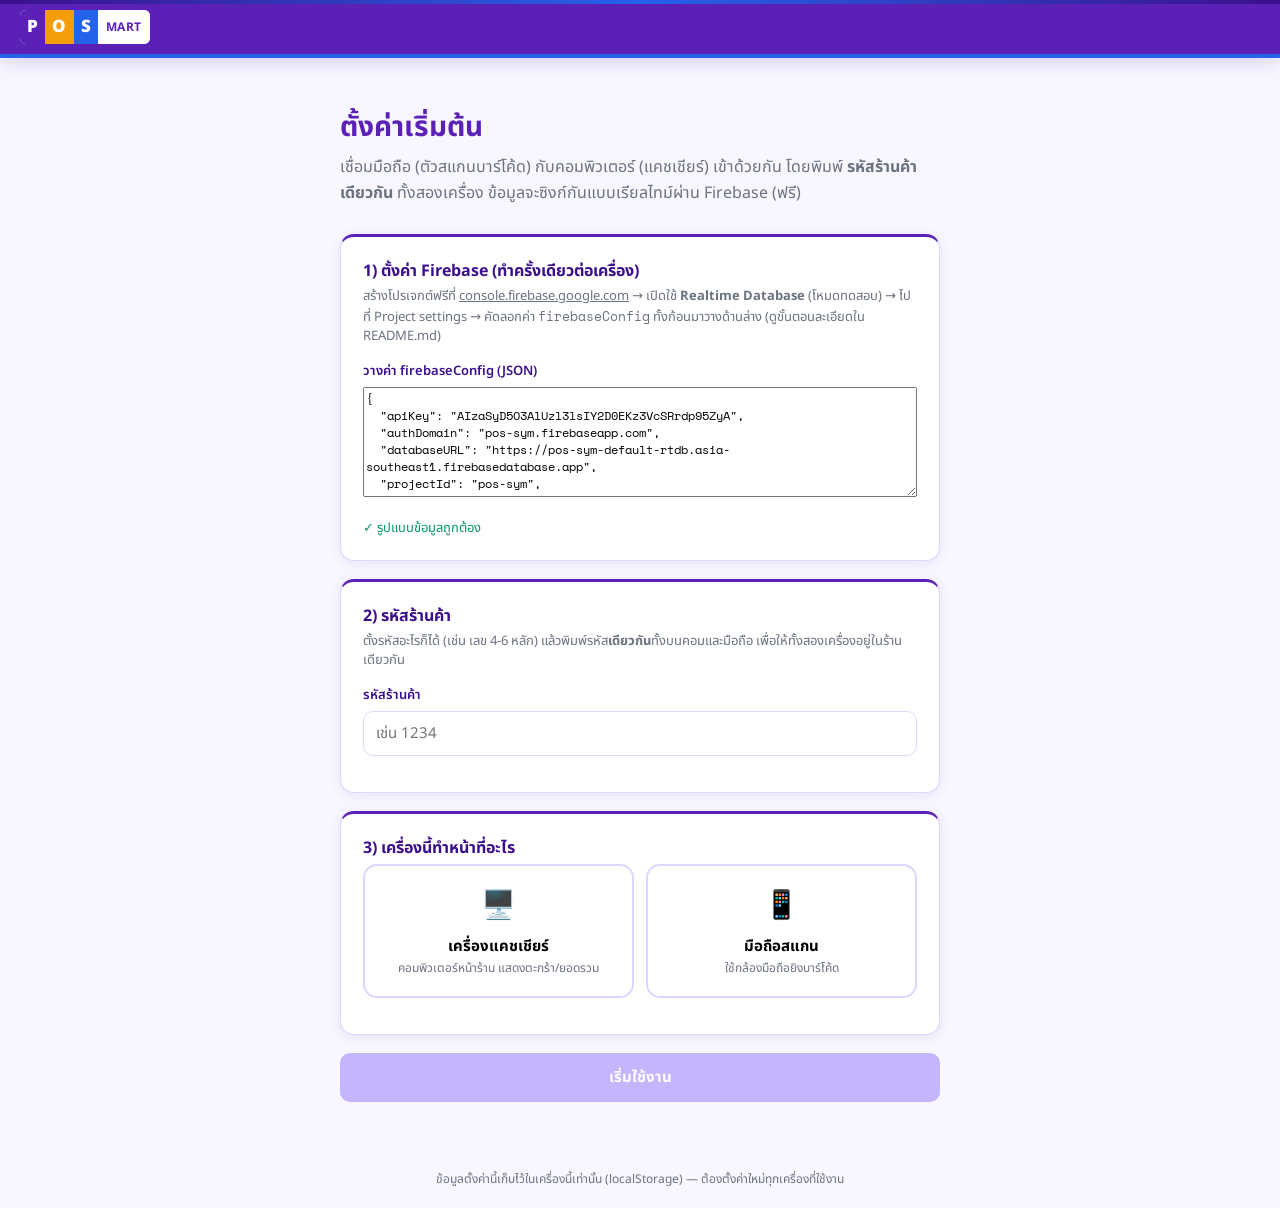
<file: index.html>
<!DOCTYPE html>
<html lang="th">
<head>
<meta charset="UTF-8">
<meta name="viewport" content="width=device-width, initial-scale=1.0">
<title>ตั้งค่าระบบแคชเชียร์</title>
<link rel="stylesheet" href="style.css">
</head>
<body>
<div class="screen">
  <div class="topbar">
    <div class="brand">
      <div class="brand-logo">
        <div class="seg seg-p">P</div>
        <div class="seg seg-o">O</div>
        <div class="seg seg-s">S</div>
        <div class="seg seg-name">MART</div>
      </div>
    </div>
  </div>

  <div class="hero">
    <h1>ตั้งค่าเริ่มต้น</h1>
    <p class="sub">เชื่อมมือถือ (ตัวสแกนบาร์โค้ด) กับคอมพิวเตอร์ (แคชเชียร์) เข้าด้วยกัน โดยพิมพ์
      <b>รหัสร้านค้าเดียวกัน</b> ทั้งสองเครื่อง ข้อมูลจะซิงก์กันแบบเรียลไทม์ผ่าน Firebase (ฟรี)</p>

    <div class="card">
      <h2>1) ตั้งค่า Firebase (ทำครั้งเดียวต่อเครื่อง)</h2>
      <p class="hint">
        สร้างโปรเจกต์ฟรีที่ <a href="https://console.firebase.google.com" target="_blank" rel="noopener">console.firebase.google.com</a>
        → เปิดใช้ <b>Realtime Database</b> (โหมดทดสอบ) → ไปที่ Project settings → คัดลอกค่า
        <span class="num">firebaseConfig</span> ทั้งก้อนมาวางด้านล่าง (ดูขั้นตอนละเอียดใน README.md)
      </p>
      <div class="field">
        <label for="fbConfig">วางค่า firebaseConfig (JSON)</label>
        <textarea id="fbConfig" placeholder='{ "apiKey": "...", "authDomain": "...", "databaseURL": "https://xxx.firebaseio.com", "projectId": "...", ... }'>{
  "apiKey": "AIzaSyD5O3AlUzl3lsIY2D0EKz3VcSRrdp95ZyA",
  "authDomain": "pos-sym.firebaseapp.com",
  "databaseURL": "https://pos-sym-default-rtdb.asia-southeast1.firebasedatabase.app",
  "projectId": "pos-sym",
  "storageBucket": "pos-sym.firebasestorage.app",
  "messagingSenderId": "713361882605",
  "appId": "1:713361882605:web:24bf2f306c1fb013dc3be4"
}</textarea>
      </div>
      <div id="fbErr" class="error-msg" style="display:none;"></div>
      <div id="fbOk" class="success-msg" style="display:none;">✓ รูปแบบข้อมูลถูกต้อง</div>
    </div>

    <div class="card">
      <h2>2) รหัสร้านค้า</h2>
      <p class="hint">ตั้งรหัสอะไรก็ได้ (เช่น เลข 4-6 หลัก) แล้วพิมพ์รหัส<b>เดียวกัน</b>ทั้งบนคอมและมือถือ เพื่อให้ทั้งสองเครื่องอยู่ในร้านเดียวกัน</p>
      <div class="field">
        <label for="storeCode">รหัสร้านค้า</label>
        <input id="storeCode" type="text" placeholder="เช่น 1234" maxlength="20">
      </div>
    </div>

    <div class="card">
      <h2>3) เครื่องนี้ทำหน้าที่อะไร</h2>
      <div class="role-picker">
        <button class="role-btn" data-role="cashier" type="button">
          <span class="emoji">🖥️</span>
          <strong>เครื่องแคชเชียร์</strong>
          <span class="desc">คอมพิวเตอร์หน้าร้าน แสดงตะกร้า/ยอดรวม</span>
        </button>
        <button class="role-btn" data-role="scanner" type="button">
          <span class="emoji">📱</span>
          <strong>มือถือสแกน</strong>
          <span class="desc">ใช้กล้องมือถือยิงบาร์โค้ด</span>
        </button>
      </div>
    </div>

    <button id="startBtn" class="btn-primary" disabled>เริ่มใช้งาน</button>
    <div id="startErr" class="error-msg" style="display:none;"></div>
  </div>

  <div class="footer-note">ข้อมูลตั้งค่านี้เก็บไว้ในเครื่องนี้เท่านั้น (localStorage) — ต้องตั้งค่าใหม่ทุกเครื่องที่ใช้งาน</div>
</div>

<script src="app.js"></script>
<script>
  let selectedRole = getRole() || null;

  // prefill if returning
  const existingCfg = getFirebaseConfig();
  if(existingCfg) document.getElementById('fbConfig').value = JSON.stringify(existingCfg, null, 2);
  const existingCode = getStoreCode();
  if(existingCode) document.getElementById('storeCode').value = existingCode;
  if(selectedRole){
    document.querySelectorAll('.role-btn').forEach(b=>{
      if(b.dataset.role === selectedRole) b.classList.add('selected');
    });
  }

  document.querySelectorAll('.role-btn').forEach(btn=>{
    btn.addEventListener('click', ()=>{
      document.querySelectorAll('.role-btn').forEach(b=>b.classList.remove('selected'));
      btn.classList.add('selected');
      selectedRole = btn.dataset.role;
      validate();
    });
  });

  const fbConfigEl = document.getElementById('fbConfig');
  const storeCodeEl = document.getElementById('storeCode');
  const fbErr = document.getElementById('fbErr');
  const fbOk = document.getElementById('fbOk');
  const startBtn = document.getElementById('startBtn');
  const startErr = document.getElementById('startErr');

  function parseConfig(){
    const raw = fbConfigEl.value.trim();
    if(!raw) return null;
    try{
      const obj = JSON.parse(raw);
      if(obj.apiKey && obj.databaseURL){ return obj; }
      return null;
    }catch(e){ return null; }
  }

  function validate(){
    const cfg = parseConfig();
    const codeOk = storeCodeEl.value.trim().length > 0;
    if(fbConfigEl.value.trim().length === 0){
      fbErr.style.display='none'; fbOk.style.display='none';
    } else if(!cfg){
      fbErr.textContent = 'รูปแบบ JSON ไม่ถูกต้อง หรือขาด apiKey / databaseURL';
      fbErr.style.display='block'; fbOk.style.display='none';
    } else {
      fbErr.style.display='none'; fbOk.style.display='block';
    }
    startBtn.disabled = !(cfg && codeOk && selectedRole);
  }

  fbConfigEl.addEventListener('input', validate);
  storeCodeEl.addEventListener('input', validate);
  validate();

  startBtn.addEventListener('click', ()=>{
    const cfg = parseConfig();
    const code = storeCodeEl.value.trim();
    if(!cfg || !code || !selectedRole) return;
    localStorage.setItem(LS_KEYS.FIREBASE_CONFIG, JSON.stringify(cfg));
    localStorage.setItem(LS_KEYS.STORE_CODE, code);
    localStorage.setItem(LS_KEYS.ROLE, selectedRole);
    goTo(selectedRole === 'cashier' ? 'cashier.html' : 'scanner.html');
  });
</script>
</body>
</html>
</file>
<file: style.css>
/* =========================================================
   POS Mart — 7-Eleven inspired: Purple · White · Blue
   ========================================================= */

@import url('https://fonts.googleapis.com/css2?family=Noto+Sans+Thai:wght@400;500;600;700;800&family=Space+Mono:wght@400;700&display=swap');

:root{
  /* Core palette — 7-Eleven inspired */
  --purple:#5B21B6;
  --purple-dark:#3B0F8C;
  --purple-mid:#7C3AED;
  --purple-light:#EDE9FE;
  --blue:#1D4ED8;
  --blue-mid:#2563EB;
  --blue-light:#DBEAFE;
  --white:#FFFFFF;

  /* Functional */
  --paper:#F8F7FF;
  --ink:#1E1B4B;
  --ink-soft:#6B7280;
  --line:#DDD6FE;
  --card:#FFFFFF;
  --red:#DC2626;
  --orange:#F59E0B;
  --green:#059669;

  /* LED display */
  --led-bg:#0D0B2A;
  --led-text:#A78BFA;

  --radius:14px;
  --shadow: 0 2px 12px rgba(91,33,182,0.10);
  --shadow-strong: 0 4px 20px rgba(91,33,182,0.18);
}

*{ box-sizing:border-box; }

html,body{
  margin:0; padding:0;
  background:var(--paper);
  color:var(--ink);
  font-family:'Noto Sans Thai', system-ui, sans-serif;
  -webkit-font-smoothing:antialiased;
}

.num{ font-family:'Space Mono', monospace; font-variant-numeric: tabular-nums; }
a{ color:inherit; }

button{
  font-family:inherit;
  cursor:pointer;
  border:none;
  border-radius:10px;
}
button:focus-visible, input:focus-visible, select:focus-visible, [tabindex]:focus-visible{
  outline:3px solid var(--blue-mid);
  outline-offset:2px;
}

input, select{
  font-family:inherit;
  border:1.5px solid var(--line);
  border-radius:10px;
  padding:10px 12px;
  font-size:15px;
  background:var(--card);
  color:var(--ink);
}

/* ---------- layout shells ---------- */
.screen{
  min-height:100vh;
  display:flex;
  flex-direction:column;
}

/* ---------- TOPBAR — 7-Eleven stripe style ---------- */
.topbar{
  display:flex;
  align-items:center;
  justify-content:space-between;
  gap:12px;
  padding:0 20px;
  background:var(--purple);
  color:#fff;
  box-shadow:var(--shadow-strong);
  position:sticky; top:0; z-index:20;
  min-height:58px;
  border-bottom:4px solid var(--blue-mid);
}
/* Seven-style accent stripe at top */
.topbar::before{
  content:'';
  position:absolute;
  top:0; left:0; right:0;
  height:4px;
  background: linear-gradient(90deg, var(--purple-dark) 0%, var(--blue-mid) 50%, var(--purple-dark) 100%);
}

.topbar .brand{
  display:flex; align-items:center; gap:10px;
  font-weight:800; letter-spacing:.3px; font-size:18px;
}
/* 7-Eleven style logo block */
.brand-logo{
  display:flex; align-items:center; gap:0;
  background:#fff;
  border-radius:6px;
  overflow:hidden;
  height:34px;
}
.brand-logo .seg{
  display:flex; align-items:center; justify-content:center;
  font-weight:900; font-size:17px; line-height:1;
  padding:0 7px; height:100%;
}
.brand-logo .seg-p{ background:var(--purple); color:#fff; }
.brand-logo .seg-o{ background:var(--orange); color:#fff; }
.brand-logo .seg-s{ background:var(--blue-mid); color:#fff; }
.brand-logo .seg-name{ background:#fff; color:var(--purple); font-size:12px; font-weight:700; padding:0 8px; letter-spacing:.5px; }

.brand .dot{ width:10px; height:10px; border-radius:50%; background:var(--orange); }
.topbar .store-code{
  font-family:'Space Mono', monospace;
  background:rgba(255,255,255,.14);
  padding:4px 10px;
  border-radius:8px;
  font-size:13px;
  letter-spacing:1px;
}
.topbar .tabs{ display:flex; gap:4px; }
.topbar .tabs button{
  background:transparent; color:#fff; opacity:.72;
  padding:8px 14px; font-size:14px; font-weight:600; border-radius:8px;
  transition:.15s;
}
.topbar .tabs button.active{
  opacity:1;
  background:var(--blue-mid);
  box-shadow: 0 2px 8px rgba(37,99,235,.4);
}
.topbar .reset-link{ font-size:12px; color:#fff; opacity:.7; text-decoration:underline; background:none; padding:4px; }

.container{
  flex:1;
  width:100%;
  max-width:1160px;
  margin:0 auto;
  padding:20px;
}

/* ---------- setup / index page ---------- */
.hero{
  max-width:640px; margin:0 auto; padding:48px 20px;
}
.hero h1{ font-size:28px; margin:0 0 6px; color:var(--purple); }
.hero .sub{ color:var(--ink-soft); margin:0 0 28px; line-height:1.6; }

.card{
  background:var(--card);
  border:1px solid var(--line);
  border-radius:var(--radius);
  box-shadow:var(--shadow);
  padding:22px;
  margin-bottom:18px;
  border-top:3px solid var(--purple);
}
.card h2{ font-size:16px; margin:0 0 4px; color:var(--purple-dark); }
.card .hint{ font-size:13px; color:var(--ink-soft); margin:0 0 14px; line-height:1.5; }
.field{ margin-bottom:14px; }
.field label{ display:block; font-size:13px; font-weight:600; margin-bottom:6px; color:var(--purple-dark); }
.field input, .field select, .field textarea{ width:100%; }
.field textarea{ font-family:'Space Mono',monospace; font-size:12px; min-height:110px; resize:vertical; }

.role-picker{ display:grid; grid-template-columns:1fr 1fr; gap:12px; margin-bottom:14px; }
.role-btn{
  background:var(--card); border:2px solid var(--line); border-radius:var(--radius);
  padding:18px 14px; text-align:center; transition:.15s;
}
.role-btn .emoji{ font-size:28px; display:block; margin-bottom:8px; }
.role-btn strong{ display:block; font-size:15px; }
.role-btn span.desc{ font-size:12px; color:var(--ink-soft); }
.role-btn.selected{
  border-color:var(--purple);
  background:var(--purple-light);
  box-shadow: 0 0 0 2px rgba(91,33,182,.2);
}

.btn-primary{
  background: linear-gradient(135deg, var(--purple) 0%, var(--blue-mid) 100%);
  color:#fff; font-weight:700; font-size:15px;
  padding:13px 20px; width:100%;
  box-shadow: 0 3px 10px rgba(91,33,182,.3);
  transition:.15s;
}
.btn-primary:hover:not(:disabled){
  background: linear-gradient(135deg, var(--purple-dark) 0%, var(--blue) 100%);
  box-shadow: 0 4px 14px rgba(91,33,182,.4);
}
.btn-primary:disabled{ background:#C4B5FD; cursor:not-allowed; box-shadow:none; }
.btn-secondary{
  background:#fff; color:var(--purple); border:1.5px solid var(--purple);
  font-weight:600; padding:11px 18px; transition:.15s;
}
.btn-secondary:hover{ background:var(--purple-light); }
.btn-danger{ background:var(--red); color:#fff; font-weight:700; }
.btn-ghost{ background:transparent; color:var(--ink-soft); font-weight:600; text-decoration:underline; }

.error-msg{ color:var(--red); font-size:13px; margin-top:8px; }
.success-msg{ color:var(--green); font-size:13px; margin-top:8px; }

/* ---------- cashier screen ---------- */
.pos-grid{
  display:grid;
  grid-template-columns: 1.5fr 1fr;
  gap:18px;
  align-items:start;
}
@media (max-width: 860px){ .pos-grid{ grid-template-columns:1fr; } }

.cart-card{
  background:var(--card); border:1px solid var(--line); border-radius:var(--radius);
  box-shadow:var(--shadow); overflow:hidden;
}
.cart-head{
  display:grid; grid-template-columns: 1fr 90px 120px 90px 36px;
  padding:12px 16px; font-size:12px; font-weight:700; color:#fff;
  border-bottom:1px solid var(--line);
  background: linear-gradient(90deg, var(--purple) 0%, var(--blue-mid) 100%);
}
.cart-row{
  display:grid; grid-template-columns: 1fr 90px 120px 90px 36px;
  padding:12px 16px; align-items:center; border-bottom:1px solid var(--line);
  font-size:14px; transition: background .15s;
}
.cart-row:hover{ background:#F5F3FF; }
.cart-row:last-child{ border-bottom:none; }
.cart-row .name{ font-weight:600; }
.cart-row .barcode{ font-size:11px; color:var(--ink-soft); font-family:'Space Mono',monospace; }
.qty-ctrl{ display:flex; align-items:center; gap:6px; }
.qty-ctrl button{ width:26px; height:26px; background:var(--purple-light); color:var(--purple); font-weight:700; border:1px solid var(--line); }
.qty-ctrl span{ min-width:20px; text-align:center; font-family:'Space Mono',monospace; }
.row-total{ font-weight:700; font-family:'Space Mono',monospace; color:var(--blue-mid); }
.del-btn{ background:transparent; color:var(--red); font-size:18px; }

.empty-cart{ padding:60px 20px; text-align:center; color:var(--ink-soft); }
.empty-cart .big{ font-size:38px; margin-bottom:10px; }

.checkout-card{
  background:var(--card); border:1px solid var(--line); border-radius:var(--radius);
  box-shadow:var(--shadow); padding:20px; position:sticky; top:72px;
}

/* LED display — purple glow */
.led-display{
  background:var(--led-bg); border-radius:10px; padding:18px 16px; margin-bottom:16px;
  border:1px solid rgba(167,139,250,.2);
  box-shadow: inset 0 0 20px rgba(91,33,182,.15);
}
.led-display .label{ color:#A78BFA; font-size:11px; letter-spacing:2px; margin-bottom:4px; text-transform:uppercase; }
.led-display .amount{
  color:var(--led-text); font-family:'Space Mono',monospace; font-size:36px; font-weight:700;
  text-shadow:0 0 16px rgba(167,139,250,.7), 0 0 4px rgba(167,139,250,.5);
  text-align:right;
}
.led-display .amount small{ font-size:16px; }
.summary-line{ display:flex; justify-content:space-between; font-size:13px; color:var(--ink-soft); margin-bottom:6px; }
.summary-line b{ color:var(--ink); font-family:'Space Mono',monospace; }

.scan-code-box{
  display:flex; align-items:center; justify-content:space-between; gap:10px;
  background:var(--blue-light); border:1.5px dashed var(--blue-mid); border-radius:10px;
  padding:12px 14px; margin-bottom:16px;
}
.scan-code-box .code{ font-family:'Space Mono',monospace; font-size:20px; font-weight:700; letter-spacing:3px; color:var(--blue-mid); }
.scan-code-box .lbl{ font-size:11px; color:var(--ink-soft); }

.quick-add{ display:flex; gap:8px; margin-bottom:16px; }
.quick-add input{ flex:1; }

/* ---------- products tab ---------- */
.table-wrap{ background:var(--card); border:1px solid var(--line); border-radius:var(--radius); box-shadow:var(--shadow); overflow:hidden; }
table{ width:100%; border-collapse:collapse; font-size:14px; }
th, td{ text-align:left; padding:10px 14px; border-bottom:1px solid var(--line); }
th{ font-size:12px; color:#fff; background:linear-gradient(90deg, var(--purple) 0%, var(--blue-mid) 100%); }
tr:last-child td{ border-bottom:none; }
tr:hover td{ background:#F5F3FF; }
.price-tag{ font-family:'Space Mono',monospace; font-weight:700; color:var(--purple); }
.icon-btn{ background:transparent; padding:6px; font-size:15px; }
.icon-btn.edit{ color:var(--blue-mid); }
.icon-btn.del{ color:var(--red); }

.toolbar{ display:flex; justify-content:space-between; align-items:center; margin-bottom:14px; gap:10px; flex-wrap:wrap; }
.toolbar input[type=search]{ min-width:220px; }

/* ---------- sales tab ---------- */
.sale-item{ display:flex; justify-content:space-between; align-items:center; padding:14px 16px; border-bottom:1px solid var(--line); }
.sale-item:last-child{ border-bottom:none; }
.sale-item .meta{ font-size:12px; color:var(--ink-soft); }
.sale-item .amt{ font-family:'Space Mono',monospace; font-weight:700; font-size:16px; color:var(--purple); }

/* ---------- scanner (mobile) ---------- */
.scanner-wrap{ max-width:480px; margin:0 auto; padding:16px; }
#reader{
  border-radius:var(--radius); overflow:hidden; box-shadow:var(--shadow-strong);
  border:2px solid var(--purple);
  width:100% !important;
  min-height:320px;
}
/* Force the inner video/canvas to fill full width */
#reader video,
#reader canvas {
  width:100% !important;
  max-width:100% !important;
  border-radius:var(--radius);
}
/* Enlarge the QR scan region */
#reader > div { width:100% !important; }

/* Scanner viewfinder overlay */
.scanner-viewfinder{
  position:relative;
}
.scanner-viewfinder::after{
  content:'';
  position:absolute; inset:0;
  border-radius:var(--radius);
  border: 3px solid var(--purple-mid);
  pointer-events:none;
  z-index:5;
  box-shadow: inset 0 0 0 2px rgba(167,139,250,.3);
}

/* ---------- SCAN TOAST — big & bold for mobile ---------- */
.scan-toast{
  position:fixed; left:50%; bottom:24px; transform:translateX(-50%) translateY(10px);
  background:var(--ink); color:#fff; padding:16px 24px; border-radius:14px;
  font-size:15px; font-weight:600;
  box-shadow:0 8px 24px rgba(0,0,0,.3); max-width:92vw; text-align:center;
  z-index:50; opacity:0; transition:opacity .2s, transform .2s;
  border-left:4px solid var(--purple-mid);
}
.scan-toast.show{ opacity:1; transform:translateX(-50%) translateY(0); }
.scan-toast.ok{
  background:linear-gradient(135deg, var(--purple-dark) 0%, var(--blue) 100%);
  border-left-color:var(--orange);
}
.scan-toast.warn{ background:var(--orange); border-left-color:#fff; }
.scan-toast.err{ background:var(--red); border-left-color:#fff; }

/* recent log — hidden on mobile */
.recent-log{ margin-top:16px; }
.recent-log .item{
  display:flex; justify-content:space-between; padding:9px 4px;
  border-bottom:1px solid var(--line); font-size:13px;
}
@media (max-width: 600px){
  .recent-log{ display:none !important; }
  .scanner-wrap .card{ display:none !important; }
}

/* ---------- modal ---------- */
.modal-overlay{
  position:fixed; inset:0; background:rgba(14,10,40,.6); display:flex; align-items:flex-end;
  justify-content:center; z-index:60;
  backdrop-filter: blur(3px);
}
.modal-sheet{
  background:#fff; width:100%; max-width:480px; border-radius:20px 20px 0 0; padding:24px;
  box-shadow:0 -8px 40px rgba(91,33,182,.25);
  border-top:4px solid var(--purple);
}
.modal-sheet h3{ margin:0 0 4px; color:var(--purple-dark); }
.modal-sheet .hint{ font-size:13px; color:var(--ink-soft); margin:0 0 16px; line-height:1.5; }
.modal-actions{ display:flex; gap:10px; margin-top:16px; }
.modal-actions button{ flex:1; padding:13px; font-weight:700; }

.footer-note{ text-align:center; color:var(--ink-soft); font-size:12px; padding:20px; }

/* ---------- pending scan ---------- */
.pending-scan{
  display:flex; align-items:center; justify-content:space-between; gap:10px;
  background:var(--purple-light); border:1.5px solid var(--purple);
  border-radius:10px; padding:12px 14px; margin-bottom:12px;
  animation:pulseIn .2s ease;
}
.pending-scan .info{ font-size:13px; }
.pending-scan .info .nm{ font-weight:700; color:var(--purple-dark); }
.pending-scan .info .pr{ font-family:'Space Mono',monospace; color:var(--purple); font-weight:700; }
.pending-scan .actions{ display:flex; gap:6px; flex-shrink:0; }
.pending-scan .actions button{ padding:8px 12px; font-size:13px; font-weight:700; }
.pending-scan .actions .confirm{
  background:linear-gradient(135deg, var(--purple) 0%, var(--blue-mid) 100%);
  color:#fff;
}
.pending-scan .actions .reject{ background:transparent; color:var(--red); border:1.5px solid var(--red); }
@keyframes pulseIn{ from{ opacity:0; transform:translateY(-6px); } to{ opacity:1; transform:translateY(0); } }

/* ---------- payment screen ---------- */
.payment-overlay{
  position:fixed; inset:0; background:rgba(14,10,40,.65);
  display:flex; align-items:center; justify-content:center; z-index:70; padding:20px;
  backdrop-filter: blur(4px);
}
.payment-sheet{
  background:#fff; width:100%; max-width:820px; max-height:92vh; overflow:auto;
  border-radius:var(--radius); box-shadow:0 12px 50px rgba(91,33,182,.35); padding:22px;
  border-top:4px solid var(--purple);
}
.payment-head{ display:flex; align-items:center; justify-content:space-between; margin-bottom:14px; }
.payment-head h3{ margin:0; color:var(--purple-dark); }
.payment-body{ display:grid; grid-template-columns:1.3fr 1fr; gap:18px; }
@media (max-width:680px){ .payment-body{ grid-template-columns:1fr; } }
.pay-items{ border:1px solid var(--line); border-radius:var(--radius); overflow:hidden; align-self:start; }
.pay-item-row{
  display:flex; justify-content:space-between; align-items:center; gap:10px;
  padding:10px 14px; border-bottom:1px solid var(--line); font-size:14px;
}
.pay-item-row:last-child{ border-bottom:none; }
.pay-item-row .nm{ font-weight:600; }
.pay-item-row .meta{ font-size:12px; color:var(--ink-soft); }
.pay-item-row .amt{ font-family:'Space Mono',monospace; font-weight:700; color:var(--purple); }
.pay-side{ display:flex; flex-direction:column; }
.receipt-preview{
  font-family:'Space Mono',monospace; font-size:12.5px; line-height:1.7; white-space:pre-wrap;
  background:#F5F3FF; border:1px dashed var(--purple); border-radius:10px; padding:14px;
}
.key-hints{
  display:flex; flex-wrap:wrap; gap:16px; margin-top:18px; padding-top:14px;
  border-top:1px solid var(--line); font-size:12px; color:var(--ink-soft);
}
.key-hints b{ color:var(--ink); background:var(--purple-light); padding:2px 6px; border-radius:5px; font-family:'Space Mono',monospace; }

/* ---------- scan flash animation ---------- */
@keyframes scanFlash{
  0%{ box-shadow: 0 0 0 0 rgba(124,58,237,.6); }
  70%{ box-shadow: 0 0 0 14px rgba(124,58,237,0); }
  100%{ box-shadow: 0 0 0 0 rgba(124,58,237,0); }
}
.scan-flash{ animation: scanFlash .5s ease-out; }
</file>
